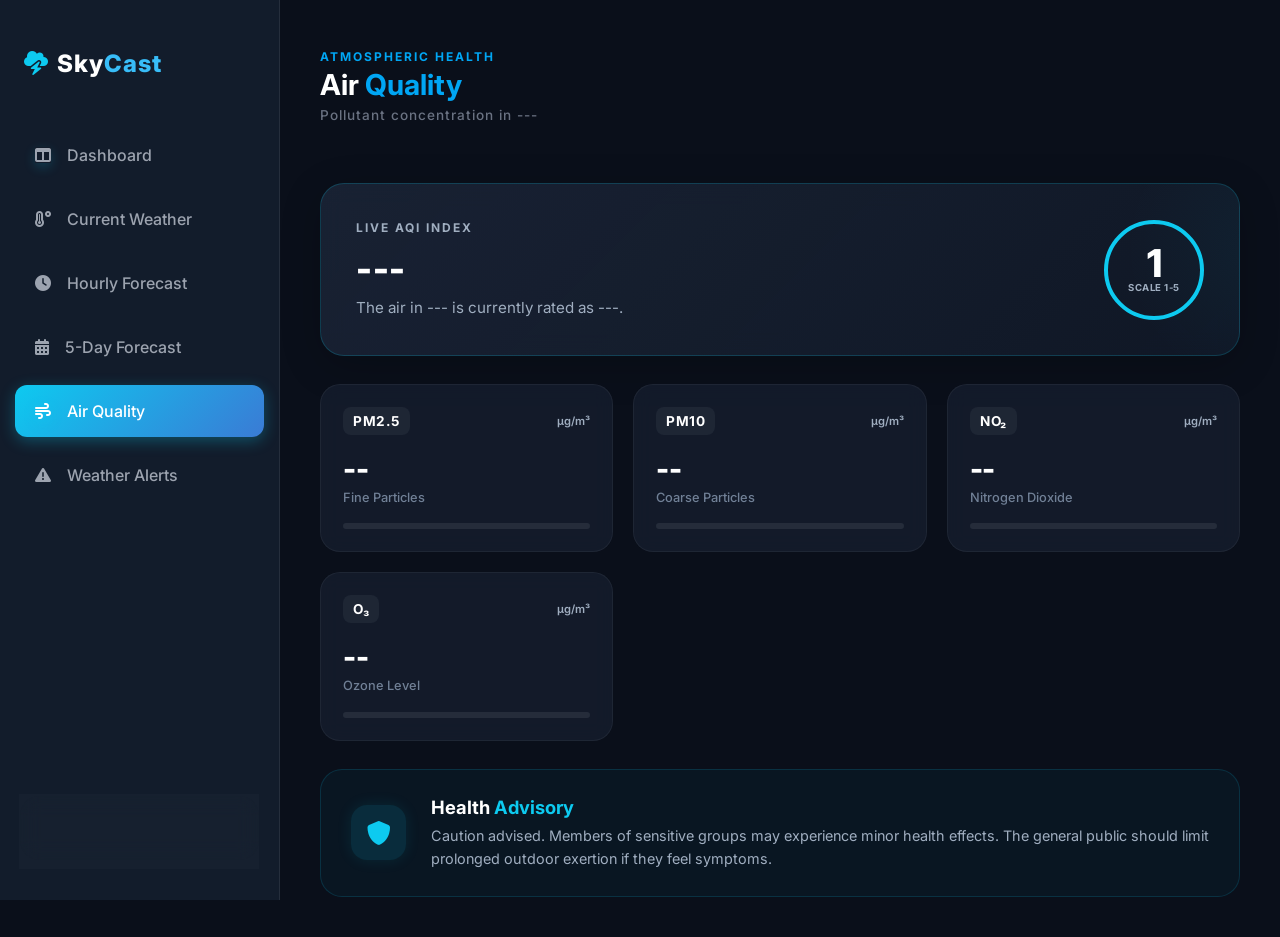
<file: pages/airQuality.html>
<!DOCTYPE html>
<html lang="en">

<head>
    <meta charset="UTF-8">
    <meta name="viewport" content="width=device-width, initial-scale=1.0">
    <title>SkyCast Pro - Air Quality</title>

    <link href="https://cdn.jsdelivr.net/npm/bootstrap@5.3.2/dist/css/bootstrap.min.css" rel="stylesheet">

    <link rel="stylesheet" href="https://cdnjs.cloudflare.com/ajax/libs/font-awesome/6.4.2/css/all.min.css">

    <link href="https://fonts.googleapis.com/css2?family=Inter:wght@300;400;500;600;700;800&display=swap"
        rel="stylesheet">

    <link rel="stylesheet" href="../style.css">
</head>

<body>


    <nav class="sidebar" id="sidebarMenu">
        <div class="px-4 mb-4 d-flex justify-content-between align-items-center sidebar-header">
            <h4 class="mb-0">
                <i class="fa-solid fa-cloud-bolt text-info me-2"></i>Sky<span>Cast</span>
            </h4>
            <i class="fa-solid fa-xmark fs-4 d-lg-none text-white" id="close-btn" style="cursor: pointer"></i>
        </div>

        <div class="nav flex-column">
            <a href="../index.html" class="nav-link ">
                <i class="fa-solid fa-table-columns me-3"
                    style=" box-shadow: 0 4px 12px rgba(13, 202, 240, 0.2);"></i>Dashboard
            </a>
            <a href="currentWeather.html" class="nav-link">
                <i class="fa-solid fa-temperature-high me-3"></i>Current Weather
            </a>
            <a href="hourlyForecast.html" class="nav-link">
                <i class="fa-solid fa-clock me-3"></i>Hourly Forecast
            </a>
            <a href="5dayForecast.html" class="nav-link">
                <i class="fa-solid fa-calendar-days me-3"></i>5-Day Forecast
            </a>
            <a href="airQuality.html" class="nav-link">
                <i class="fa-solid fa-wind me-3"></i>Air Quality
            </a>
            <a href="weatherAlerts.html" class="nav-link">
                <i class="fa-solid fa-triangle-exclamation me-3"></i>Weather Alerts
            </a>
        </div>

        <div class="author-main-box">

            <div class="author-name-shortform">
                DD
            </div>

            <div class="author-github-link">

                <a href="https://github.com/danish-devx">danish-devx</a>
                <p><i class="fa-solid fa-circle"></i> Active Pro</p>

            </div>
        </div>
    </nav>


    <div class="main-wrapper">
        <header class="d-flex justify-content-between align-items-center flex-wrap gap-3">
            <div class="main-heading">
                <h6 class="text-uppercase text-sky mb-1">Atmospheric Health</h6>
                <h3 id="section-title" class="mb-1">Air <span>Quality</span></h3>
                <h5 class="mb-0">Pollutant concentration in <span id="concentration-In-City">---</span></h5>
            </div>

            <div class="d-flex align-items-center gap-3 header-actions">

                <button class="btn text-white d-lg-none p-0 border-0" id="menu-btn">
                    <i class="fa-solid fa-bars fs-3"></i>
                </button>
            </div>
        </header>


        <div id="dashboard" class="content-section ">


            <div id="main-aqi-container">
                <div class="main-aqi-box">
                    <div class="aqi-headings">
                        <div>
                            Live Aqi index
                        </div>
                        <h2 id="main-aqi-info">---</h2>
                        <p>The air in <span id="aqi-info-city">---</span> is currently rated as <span
                                id="aqi-rated">---</span>.</p>

                    </div>

                    <div class="aqi-circle">

                        <h2 id="aqi-scale">1</h2>
                        <p>Scale 1-5</p>

                    </div>
                </div>
            </div>



            <div class="containers">

                <div class="mini-container">
                    <div class="air-info-box">
                        <div class="boxx-1">
                            PM2.5
                        </div>

                        <div class="boxx-2">
                           µg/m³
                        </div>

                    </div>

                    <div class="air-info-headings">
                        <h3 id="Fine-Particles">--</h3>
                        <p>Fine Particles</p>
                    </div>

                    <div class="air-info-range" id="Fine-Particles-Range">

                    </div>

                </div>

                <div class="mini-container">
                    <div class="air-info-box">
                        <div class="boxx-1">
                            PM10
                        </div>

                        <div class="boxx-2">
                           µg/m³
                        </div>

                    </div>

                    <div class="air-info-headings">
                        <h3 id="Coarse-Particles">--</h3>
                        <p>Coarse Particles</p>
                    </div>

                    <div class="air-info-range" id="Coarse-Particles-Range">

                    </div>
                </div>

                <div class="mini-container">
                    <div class="air-info-box">
                        <div class="boxx-1">
                            NO₂
                        </div>

                        <div class="boxx-2">
                           µg/m³
                        </div>

                    </div>

                    <div class="air-info-headings">
                        <h3 id="Nitrogen-Dioxide">--</h3>
                        <p>Nitrogen Dioxide</p>
                    </div>

                    <div class="air-info-range" id="Nitrogen-Dioxide-Range">

                    </div>
                </div>


                <div class="mini-container">
                    <div class="air-info-box">
                        <div class="boxx-1">
                            O₃
                        </div>

                        <div class="boxx-2">
                           µg/m³
                        </div>

                    </div>

                    <div class="air-info-headings">
                        <h3 id="Ozone-Level">--</h3>
                        <p>Ozone Level</p>
                    </div>

                    <div class="air-info-range" id="Ozone-Level-Range">

                    </div>
                </div>
            </div>





            <div class="main-health-advis-box">
                <div class="shield-icon-box">
                    <i class="fa-solid fa-shield"></i>
                </div>

                <div class="health-headings">
                    <h2>Health <span>Advisory</span></h2>
                    <p>Caution advised. Members of sensitive groups may experience minor health effects. The general
                        public should limit prolonged outdoor exertion if they feel symptoms.</p>
                </div>
            </div>






        </div>




    </div>











    <script src="https://cdn.jsdelivr.net/npm/bootstrap@5.3.2/dist/js/bootstrap.bundle.min.js"></script>

    <script>
        document.getElementById('menu-btn').addEventListener('click', function () {
            document.getElementById('sidebarMenu').classList.add('show');
        });

        document.getElementById('close-btn').addEventListener('click', function () {
            document.getElementById('sidebarMenu').classList.remove('show');
        });
    </script>

    <script src="../app.js"></script>
</body>

</html>
</file>
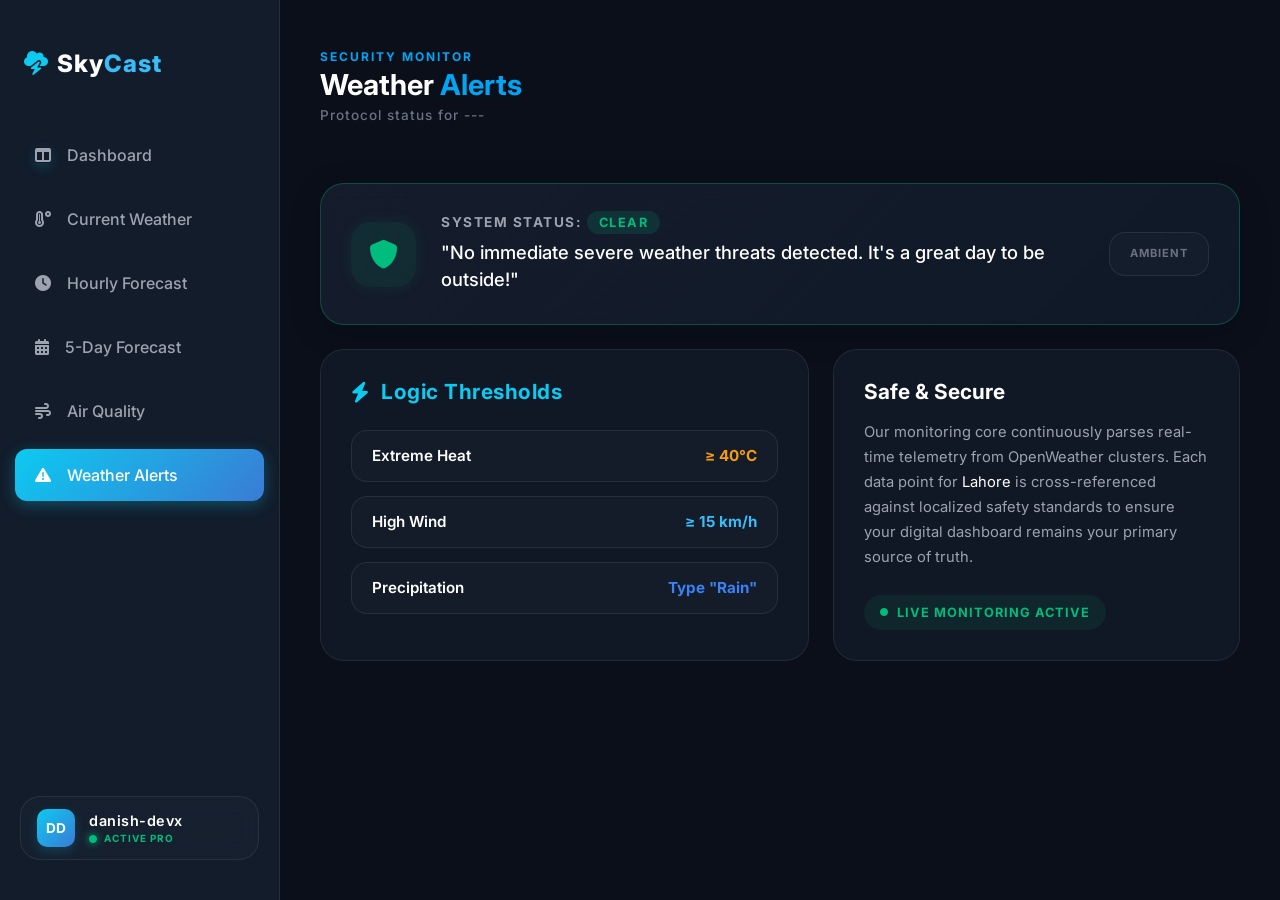
<file: pages/weatherAlerts.html>
<!DOCTYPE html>
<html lang="en">

<head>
    <meta charset="UTF-8">
    <meta name="viewport" content="width=device-width, initial-scale=1.0">
    <title>SkyCast Pro - Weather Alert</title>

    <link href="https://cdn.jsdelivr.net/npm/bootstrap@5.3.2/dist/css/bootstrap.min.css" rel="stylesheet">

    <link rel="stylesheet" href="https://cdnjs.cloudflare.com/ajax/libs/font-awesome/6.4.2/css/all.min.css">

    <link href="https://fonts.googleapis.com/css2?family=Inter:wght@300;400;500;600;700;800&display=swap"
        rel="stylesheet">

    <link rel="stylesheet" href="../style.css">
</head>

<body>


    <nav class="sidebar" id="sidebarMenu">
        <div class="px-4 mb-4 d-flex justify-content-between align-items-center sidebar-header">
            <h4 class="mb-0">
                <i class="fa-solid fa-cloud-bolt text-info me-2"></i>Sky<span>Cast</span>
            </h4>
            <i class="fa-solid fa-xmark fs-4 d-lg-none text-white" id="close-btn" style="cursor: pointer"></i>
        </div>

        <div class="nav flex-column">
            <a href="../index.html" class="nav-link ">
                <i class="fa-solid fa-table-columns me-3"
                    style=" box-shadow: 0 4px 12px rgba(13, 202, 240, 0.2);"></i>Dashboard
            </a>
            <a href="currentWeather.html" class="nav-link">
                <i class="fa-solid fa-temperature-high me-3"></i>Current Weather
            </a>
            <a href="hourlyForecast.html" class="nav-link">
                <i class="fa-solid fa-clock me-3"></i>Hourly Forecast
            </a>
            <a href="5dayForecast.html" class="nav-link">
                <i class="fa-solid fa-calendar-days me-3"></i>5-Day Forecast
            </a>
            <a href="airQuality.html" class="nav-link">
                <i class="fa-solid fa-wind me-3"></i>Air Quality
            </a>
            <a href="weatherAlerts.html" class="nav-link">
                <i class="fa-solid fa-triangle-exclamation me-3"></i>Weather Alerts
            </a>
        </div>

        <div class="author-main-box">

            <div class="author-name-shortform">
                DD
            </div>

            <div class="author-github-link">

                <a href="https://github.com/danish-devx">danish-devx</a>
                <p><i class="fa-solid fa-circle"></i> Active Pro</p>

            </div>
        </div>
    </nav>


    <div class="main-wrapper">
        <header class="d-flex justify-content-between align-items-center flex-wrap gap-3">
            <div class="main-heading">
                <h6 class="text-uppercase text-sky mb-1">Security Monitor</h6>
                <h3 id="section-title" class="mb-1">Weather <span>Alerts</span></h3>
                <h5 class="mb-0">Protocol status for <span id="status-For-City">---</span></h5>
            </div>

            <div class="d-flex align-items-center gap-3 header-actions">
                <button class="btn text-white d-lg-none p-0 border-0" id="menu-btn">
                    <i class="fa-solid fa-bars fs-3"></i>
                </button>
            </div>
        </header>


        <div class="content-section">


            <div id="main-Status-card">
                <div class="main-Status-box">
                    <div class="icon-wrap-box">
                        <i class="fa-solid fa-shield"></i>
                    </div>

                    <div class="main-heading-box">
                        <h4> System Status: <span id="System-Status-decs">Clear</span> </h4>
                        <h3>"No immediate severe weather threats detected. It's a great day to be outside!"</h3>
                    </div>

                    <div class="Ambient-box">
                        <small>Ambient</small>
                        <h3 id="System-Status-Temp"></h3>
                    </div>

                </div>
            </div>




            <div class="main-Logic-&-Secure-box">
                <div class="Logic-Thresholds-box">

                    <div class="heading">
                        <i class="fa-solid fa-bolt"></i>
                        <h3>Logic Thresholds</h3>
                    </div>

                    <div class="Extreme-Heat-box">
                        <div>
                            <h3>Extreme Heat</h3>
                        </div>

                        <div>
                            <h3>≥ 40°C</h3>
                        </div>
                    </div>


                    <div class="High-Wind-box">
                        <div>
                            <h3>High Wind</h3>
                        </div>

                        <div>
                            <h3>≥ 15 km/h</h3>
                        </div>
                    </div>


                    <div class="Precipitation-box">
                        <div>
                            <h3>Precipitation</h3>
                        </div>

                        <div>
                            <h3>Type "Rain"</h3>
                        </div>
                    </div>

                </div>

                <div class="Safe-&-Secure-box">

                    <h3>Safe & Secure</h3>
                    <p>Our monitoring core continuously parses real-time telemetry from OpenWeather clusters. Each data
                        point for <span id="Secure-For-City" style="color:#ffffff;">Lahore</span> is cross-referenced
                        against localized safety standards to ensure your digital
                        dashboard remains your primary source of truth.</p>

                    <div>
                        <i class="fa-solid fa-circle"></i> Live Monitoring Active
                    </div>

                </div>
            </div>





        </div>

    </div>











    <script src="https://cdn.jsdelivr.net/npm/bootstrap@5.3.2/dist/js/bootstrap.bundle.min.js"></script>

    <script>
        document.getElementById('menu-btn').addEventListener('click', function () {
            document.getElementById('sidebarMenu').classList.add('show');
        });

        document.getElementById('close-btn').addEventListener('click', function () {
            document.getElementById('sidebarMenu').classList.remove('show');
        });
    </script>

    <script src="../app.js"></script>
</body>

</html>
</file>
<file: style.css>
:root {
  --bg-deep: #0a0f1a;
  --sidebar: #121c2b;
  --card-bg: #161e2eb3;
  --card-bg2: #161e2e99;
  --text: #ffffff;
  --text-emerald:#00bc7d;
  --text-muted: #9ca3af;
  --text-gray: #6a7282;
  --accent: #0dcaf0;
  --accent-blue: #38bdf8;
  --text-sky: #00a6f4;
  --border: rgba(255, 255, 255, 0.08);
  --shadow: rgba(0, 0, 0, 0.4);
}

body {
  font-family: 'Inter', system-ui, -apple-system, sans-serif;
  background: var(--bg-deep);
  color: var(--text);
  transition: all 0.3s ease;
  overflow-x: hidden;
}

html, body {
  background-color: var(--bg-deep) !important;
}


.sidebar {
  width: 280px;
  height: 100vh;
  position: fixed;
  left: 0;
  top: 0;
  background: var(--sidebar); 
  border-right: 1px solid var(--border);
  padding: 20px 0;
  padding-top: 50px;
  transition: all 0.3s cubic-bezier(0.4, 0, 0.2, 1); 
  z-index: 1050;
  display: flex;
  flex-direction: column;
  
}

.sidebar .nav {
  flex-grow: 1;
  justify-content: flex-start;
  margin-top: 20px;
}


.sidebar h4 {
  font-size: 1.5rem;
  font-weight: 800;
  letter-spacing: 1px;
}

.sidebar h4 span {
  color: var(--accent-blue);
}


.sidebar .nav-link {
  color: var(--text-muted) !important;
  text-decoration: none !important;
  display: flex !important;
  align-items: center;
  padding: 14px 20px;
  margin: 6px 15px;
  border-radius: 12px;
  cursor: pointer;
  transition: 0.2s ease;
  font-weight: 500;
}

.sidebar .nav-link:hover {
  background: rgba(255, 255, 255, 0.05);
  color: var(--text) !important;
}

.sidebar .nav-link:hover i {
  color: var(--accent-blue);
}

.sidebar .nav-link.active {
  background: linear-gradient(135deg, #0dcaf0, #3a7bd5);
  color: #fff !important;
  box-shadow: 0 4px 15px rgba(13, 202, 240, 0.3);
}

.sidebar .nav-link.active i {
  color: #fff !important;
  box-shadow: 0 4px 12px rgba(13, 202, 240, 0.2); 
}

.author-main-box {
  border: 1px solid var(--border);
  border-radius: 20px; 
  margin-top: auto;
  padding: 12px 16px;
  display: flex;
  justify-content: flex-start; 
  align-items: center;
  gap: 14px;
  background-color: rgba(255, 255, 255, 0.02);
  backdrop-filter: blur(10px);
  margin: 20px;
  transition: all 0.2s ease-in-out;
}

.author-main-box:hover {
  background-color: rgba(255, 255, 255, 0.05);
  border-color: rgba(56, 189, 248, 0.3); 
  transform: translateY(-2px);
}

.author-name-shortform {
  background: linear-gradient(135deg, #0dcaf0, #3a7bd5); 
  color: var(--text);
  font-weight: 700;
  font-size: 0.85rem;
  width: 38px;
  height: 38px;
  border-radius: 10px;
  display: flex;
  align-items: center;
  justify-content: center;
  box-shadow: 0 4px 12px rgba(13, 202, 240, 0.2);
}

.author-github-link {
  display: flex;
  flex-direction: column;
  align-items: flex-start;
  justify-content: center;
}

.author-github-link a {
  text-decoration: none;
  color: var(--text);
  text-transform: lowercase; 
  font-weight: 600;
  font-size: 0.9rem;
  letter-spacing: 0.5px;
  transition: color 0.2s;
}

.author-github-link a:hover {
  color: var(--accent-blue);
}

.author-github-link p {
  text-transform: uppercase;
  font-size: 0.62rem;
  font-weight: 700;
  letter-spacing: 1px;
  color: var(--text-emerald);
  margin-bottom: 0; 
  display: flex;
  align-items: center;
  gap: 6px;
}


.author-github-link p i {
  font-size: 0.5rem;
  animation: liveBlink 1.8s infinite ease-in-out;
  color: var(--text-emerald);
  text-shadow: 0 0 8px var(--text-emerald); 
}

@keyframes liveBlink {
  0% {
    opacity: 0.3;
    transform: scale(0.9);
  }
  50% {
    opacity: 1;
    transform: scale(1.2); 
  }
  100% {
    opacity: 0.3;
    transform: scale(0.9);
  }
}


.main-wrapper {
  margin-left: 280px;
  min-height: 100vh;
  transition: all 0.3s ease;
}

header {
  padding: 50px 40px;
  background: var(--bg-deep);
}

.main-heading h6 {
  color: var(--text-sky);
  font-size: 0.75rem;
  letter-spacing: 2px;
  font-weight: 700;
}

.main-heading h3 {
  color: var(--text);
  font-size: 1.8rem;
  font-weight: 700;
}

.main-heading h3 span {
  color: var(--text-sky);
}

.main-heading h5 {
  color: var(--text-gray);
  font-size: 0.85rem;
  letter-spacing: 1px;
  font-weight: 500;
}


.search-box {
  display: flex;
  background: var(--card-bg);
  border: 1px solid var(--border);
  border-radius: 30px;
  padding: 4px 4px 4px 20px;
  align-items: center;
  max-width: 400px;
  width: 100%;
}

.search-box input {
  flex: 1;
  background: transparent;
  border: none;
  outline: none;
  color: var(--text);
  padding: 8px 10px;
  font-size: 0.95rem;
}

.search-box button {
  background: linear-gradient(135deg, #0dcaf0, #3a7bd5);
  box-shadow: 0 4px 15px rgba(13, 202, 240, 0.3);
  border: none;
  color: white;
  padding: 8px 22px;
  border-radius: 25px;
  font-weight: 600;
  font-size: 0.9rem;
  cursor: pointer;
}


.content-section {
  padding: 10px 40px 40px 40px;
  animation: fadeIn 0.4s ease;
 
}

@keyframes fadeIn {
  from { opacity: 0; transform: translateY(10px); }
  to { opacity: 1; transform: translateY(0); }
}

.glass-card {
  background: var(--card-bg2);
  border: 1px solid var(--border);
  border-radius: 24px;
  padding: 23px;
  height: 100%;
  box-shadow: 0 8px 32px 0 rgba(0, 0, 0, 0.2);
  backdrop-filter: blur(8px);
}

.main-weather-card {
  min-height: 360px;
  padding: 40px;
}

.main-weather-card h2{
  font-size: 4.1rem;
}

.main-weather-card h1{
  font-size: 6rem;
}

.main-weather-card p{
  font-weight: 900;
}

.weather-img {
  width: 200px;
  height: 200px;
}

.glass-card h5 {
  color: var(--text-muted);
  border-left: 4px solid var(--accent-blue);
  text-transform: uppercase;
  font-weight: 700;
  font-size: 0.9rem;
  letter-spacing: 1.5px;
}

.sun-box {
  background: rgba(255, 255, 255, 0.03);
  border: 1px solid rgba(255, 255, 255, 0.05);
}
.font-xs {
  font-size: 0.68rem;
  letter-spacing: 0.5px;
}

.metrics-grid {
  display: grid;
  grid-template-columns: repeat(2, 1fr);
  gap: 16px;
}

.metric-item {
  display: flex;
  align-items: center;
  gap: 12px;
  background: rgba(255, 255, 255, 0.02);
  border: 1px solid rgba(255, 255, 255, 0.04);
  padding: 13px;
  border-radius: 16px;
  transition: transform 0.2s;
  min-width: 0; 
  word-wrap: break-word; 
}

.metric-item:hover {
  transform: translateY(-2px);
  background: rgba(255, 255, 255, 0.04);
}

.metric-item.full-width {
  grid-column: span 2;
}

.metric-item small {
  display: block;
  color: var(--text-gray);
  font-size: 0.75rem;
  margin-bottom: 2px;
}

.metric-item h5 {
  border: none !important;
  padding: 0 !important;
  margin: 0 !important;
  color: var(--text) !important;
  font-size: 1.05rem !important;
  letter-spacing: 0 !important;
  text-transform: none !important;
}

.icon-wrap {
  width: 42px;
  height: 42px;
  border-radius: 12px;
  display: flex;
  align-items: center;
  justify-content: center;
  font-size: 1.15rem;
  flex-shrink: 0;
}

.bg-warning-subtle { background: rgba(255, 193, 7, 0.1) !important; }
.bg-info-subtle { background: rgba(13, 202, 240, 0.1) !important; }
.bg-primary-subtle { background: rgba(13, 110, 253, 0.1) !important; }
.bg-success-subtle { background: rgba(25, 135, 84, 0.1) !important; }
.bg-light-subtle { background: rgba(255, 255, 255, 0.06) !important; }

.animate-pulse {
  animation: pulse 2.5s infinite;
}

@keyframes pulse {
  0% { transform: scale(1); opacity: 0.9; }
  50% { transform: scale(1.1); opacity: 1; }
  100% { transform: scale(1); opacity: 0.9; }
}


@media (max-width: 991.98px) {
  .sidebar { 
    left: -280px;
    height: 100vh;
    padding-top: 20px;
  }
  .sidebar.show { left: 0; }
  .author-main-box {
    margin-bottom: 30px; 
  }
  .main-wrapper { margin-left: 0; }
  header { padding: 20px; }
  .content-section { padding: 20px; }
  .header-actions { width: 100%; justify-content: space-between; }
  .search-box { max-width: calc(100% - 50px); }
}


@media (max-width: 576px) {
  .main-heading h3 { font-size: 1.5rem; }
  #main-temp { font-size: 4rem; }
  .weather-img { width: 85px; height: 85px; }
  .metrics-grid { grid-template-columns: 1fr; }
  .metric-item.full-width { grid-column: span 1; }
  .search-box button{ padding: 8px 15px;}
  .search-box input {  padding: 8px 0px;}
  .main-weather-card h2{
  font-size: 2.8rem;
  }

}


::-webkit-scrollbar {
  width: 10px;
  background-color: var(--bg-deep);
}

::-webkit-scrollbar-thumb {
  background: var(--sidebar); 
  border-radius: 10px;
  border: 2px solid var(--bg-deep); 
  transition: all 0.3s ease;
}

::-webkit-scrollbar-thumb:hover {
  background: var(--accent-blue); 
}

::-webkit-scrollbar-corner {
  background: var(--bg-deep);
}




/* Current Weather section 2 styling */

.location-box {
  background: rgba(255, 255, 255, 0.03);
  border: 1px solid var(--border);
  padding: 10px 20px;
  border-radius: 30px;
  display: flex;
  align-items: center;
  gap: 10px;
  color: var(--text-muted);
  transition: all 0.3s ease;
  cursor: pointer;
}


.location-box:hover {
  border-color: var(--text-sky);
  color: var(--text-sky);
  background: rgba(13, 166, 244, 0.05);
}

.location-box:hover i {
  animation: bounce 1s infinite;
}

@keyframes bounce {
  0%, 100% { transform: translateY(0); }
  50% { transform: translateY(-4px); }
}

.main-container {
  display: grid;
  grid-template-columns: repeat(auto-fit, minmax(300px, 1fr));
  gap: 20px;
  margin-bottom: 20px;
}

.main-card {
  background: var(--card-bg2);
  border: 1px solid var(--border);
  border-radius: 24px;
  padding: 24px;
  display: flex;
  justify-content: space-between;
  align-items: center;
  backdrop-filter: blur(8px);
  transition: all 0.3s ease;
}

.main-card:hover {
  background: rgba(255, 255, 255, 0.05);
  transform: translateY(-5px);
  border-color: var(--accent-blue);
}

.icon-or-data-box {
  display: flex;
  align-items: center;
  gap: 15px;
}

.icon-wraps {
  width: 50px;
  height: 50px;
  border-radius: 16px;
  display: flex;
  align-items: center;
  justify-content: center;
  font-size: 1.2rem;
}

.icon-or-data-box small { color: var(--text-muted); font-size: 0.75rem; text-transform: uppercase; letter-spacing: 1px; }
.icon-or-data-box p { color: var(--text-gray); font-size: 0.8rem; margin: 0; }
.main-card h4 { margin: 0; font-weight: 700; color: var(--text); }


.sky-condition-box {
  background: linear-gradient(135deg, #0dcaf0, #3a7bd5);
  box-shadow: 0 4px 15px rgba(13, 202, 240, 0.3);
  border-radius: 24px;
  padding: 40px; 
  margin: 20px 40px; 
  display: flex;
  justify-content: space-between;
  align-items: center;
  color: white;
}


.images-box {
  flex-shrink: 0;
  padding-right: 20px; 
}

.images-box img {
  width: 160px;
  height: 160px;
  object-fit: contain;
}


.mini-heading h6 {
  background: rgba(255, 255, 255, 0.2);
  padding: 6px 12px;
  border-radius: 8px;
  font-size: 0.7rem;
  letter-spacing: 1.5px;
  text-transform: uppercase;
  display: inline-block;
}

.sky-condition-box h2 { 
  font-weight: 800; 
  margin: 15px 0; 
  font-size: 3.2rem;
}

.sky-condition-box h3 { 
  font-size: 1.3rem; 
  font-weight: 600;
  font-style: oblique;
  opacity: 0.9; 
}

.wrap-box {
  display: flex;
  gap: 30px;
  margin-top: 25px;
}

.Minimum-box, .Maximum-box {
  background: rgba(0, 0, 0, 0.1);
  padding: 10px 20px;
  border-radius: 12px;
  font-weight: 600;
 
}

.images-box img {
  width: 150px;
  filter: drop-shadow(0 0 10px rgba(0,0,0,0.2));
}


@media (max-width: 991px) {
  .sky-condition-box {
    margin: 20px; 
    padding: 20px;
  }
}


@media (max-width: 768px) {
  .sky-condition-box { flex-direction: column; text-align: center; }
  .wrap-box { justify-content: center; }
  .sky-condition-box h2 { font-size: 2.6rem;}

}





/* Hourly Forecast section 3 styling */

.main-Hourly-container {
  display: flex;
  justify-content: flex-start; 
  align-items: stretch;
  gap: 18px;
  overflow-x: auto;
  padding: 15px 5px 25px 5px; 
  background-color: transparent !important;
  padding-left: 2px !important;
  padding-right: 2px !important;
  scrollbar-width: thin;
  scrollbar-color: var(--accent-blue) transparent;
}


.mini-Hourly-card {
  display: flex;
  justify-content: space-between;
  align-items: center;
  flex-direction: column;
  background: #161e2e !important;
  border: 1px solid var(--border);
  border-radius: 20px;
  padding: 24px 20px;
  text-align: center;
  min-width: 125px; 
  flex-shrink: 0;
  backdrop-filter: blur(10px);
  transition: all 0.3s cubic-bezier(0.4, 0, 0.2, 1);
  cursor: pointer;
}

.mini-Hourly-card:hover {
  background: rgba(255, 255, 255, 0.04);
  border-color: var(--accent-blue);
  transform: translateY(-6px);
  box-shadow: 0 12px 24px rgba(0, 0, 0, 0.25);
}

.Hourly-Time small {
  color: var(--text-sky);
  font-weight: 700;
  font-size: 0.85rem;
  letter-spacing: 0.5px;
  text-transform: uppercase;
}

.Hourly-image img {
  width: 70px;
  height: 70px;
  object-fit: contain;
  filter: drop-shadow(0 4px 8px rgba(0,0,0,0.15));
  transition: transform 0.3s ease;
}

.mini-Hourly-card:hover .Hourly-image img {
  transform: scale(1.1) rotate(3deg); 
}

.Hourly-Details h3 {
  font-size: 1.4rem;
  font-weight: 700;
  margin-bottom: 2px;
  color: var(--text);
}

.Hourly-Details small {
  color: var(--text-gray);
  font-size: 0.72rem;
  font-weight: 500;
  display: block;
}

.mini-Hourly-card hr {
  width: 100%;
  border-color: var(--border);
  opacity: 1;
  margin: 15px 0;
}

.mini-Hourly-card div:last-child {
  font-size: 0.82rem;
  font-weight: 600;
  color: var(--text-muted);
  display: flex;
  align-items: center;
  gap: 6px;
}


.main-Hourly-container::-webkit-scrollbar {
  height: 6px; 
}
.main-Hourly-container::-webkit-scrollbar-thumb {
  background: rgba(255, 255, 255, 0.05);
  border-radius: 10px;
  border: none;
}
.main-Hourly-container::-webkit-scrollbar-thumb:hover {
  background: var(--accent-blue);
}

.timeline-heading {
  font-size: 1.5rem;
  letter-spacing: 0.5px;
}
.timeline-heading span {
  color: var(--text-sky);
}

.main-Detailed-container {
  display: flex;
  flex-direction: column;
  background: var(--card-bg2);
  border: 1px solid var(--border);
  border-radius: 24px;
  backdrop-filter: blur(10px);
  box-shadow: 0 10px 30px rgba(0,0,0,0.15);
  overflow: hidden;
}

.main-Detailed-box {
  display: flex;
  justify-content: space-between;
  align-items: center;
  gap: 20px;
  border-bottom: 1px solid var(--border);
  padding: 20px 30px;
  width: 100%;
  transition: background-color 0.2s ease;

}

.main-Detailed-box:last-child {
  border-bottom: none; 
}

.main-Detailed-box:hover {
  background-color: rgba(255, 255, 255, 0.02);
}

.time-stamp h3 {
  font-size: 0.95rem;
  font-weight: 600;
  color: var(--text-muted);
  margin-bottom: 0;
}

.temp-condition {
  display: flex;
  align-items: center;
  gap: 15px;
}

.temp-condition h2 {
  font-size: 1.6rem;
  font-weight: 700;
  color: var(--text);
  margin-bottom: 0;
}
.temp-condition h2 span {
  font-size: 1rem;
  color: var(--text-sky);
  margin-left: 2px;
}

.detail-metric {
  display: flex;
  flex-direction: column;
  gap: 2px;
}
.detail-metric span {
  font-size: 0.72rem;
  font-weight: 600;
  color: var(--text-gray);
  text-transform: uppercase;
  letter-spacing: 0.5px;
  display: flex;
  align-items: center;
  gap: 6px;
}
.detail-metric p {
  font-size: 0.95rem;
  font-weight: 600;
  color: var(--text);
  margin-bottom: 0;
}

.status-badge h4 {
  font-size: 0.8rem;
  font-weight: 700;
  background: rgba(56, 189, 248, 0.1); 
  color: var(--accent-blue);
  padding: 6px 14px;
  border-radius: 30px;
  margin-bottom: 0;
  letter-spacing: 0.5px;
}


@media (max-width: 991.98px) {
  .main-Detailed-box {
    padding: 18px 20px;
  }
}

@media (max-width: 768px) {
 
  .main-Detailed-box {
    display: grid;
    grid-template-columns: repeat(2, 1fr);
    gap: 16px;
    padding: 20px;
  }
  
  .time-stamp {
    grid-column: span 2;
    border-bottom: 1px solid rgba(255,255,255,0.03);
    padding-bottom: 6px;
  }
  
  .status-badge {
    grid-column: span 2;
    text-align: center;
    margin-top: 5px;
  }
  .status-badge h4 {
    display: inline-block;
    width: 100%;
  }

  .row, .main-container {
    margin-left: 0 !important;
    margin-right: 0 !important;
    background-color: transparent !important;
  }

 
  .main-Detailed-container {
    background: #111824 !important; 
    border: 1px solid var(--border) !important;
    box-shadow: 0 10px 30px var(--shadow) !important;
  }

 
  .main-Detailed-box {
    background: #161e2e !important; 
    border-bottom: 1px solid var(--border) !important;
  }

  .main-Detailed-box:last-child {
    border-bottom: none !important;
  }

 
  .main-Detailed-box .bg-light-subtle {
    background: rgba(255, 255, 255, 0.04) !important;
  }

  .time-stamp {
    border-bottom: 1px solid var(--border) !important;
  }
}

@media (max-width: 480px) {
  .main-Hourly-container {
    gap: 12px;
  }
  .mini-Hourly-card {
    min-width: 115px;
    padding: 20px 14px;
  }
  .Hourly-image img {
    width: 60px;
    height: 60px;
  }
  .main-weather-card h2{
  font-size: 2.6rem;
  }
}




/* 5dayforcast section 4 styling */

.main-container-forcast {
  display: flex;
  flex-direction: column;
  gap: 16px;
  width: 100%;
  padding-bottom: 20px;
}


.main-day-forecast-box {
  display: grid;
  grid-template-columns: 2fr 1fr 1.2fr 1.5fr 1.5fr 0.5fr;
  align-items: center;
  gap: 20px;
  background: var(--card-bg2);
  border: 1px solid var(--border);
  border-radius: 24px;
  padding: 18px 30px;
  width: 100%;
  backdrop-filter: blur(10px);
  box-shadow: 0 8px 32px 0 rgba(0, 0, 0, 0.15);
  transition: all 0.3s cubic-bezier(0.4, 0, 0.2, 1);
  cursor: pointer;
}

.main-day-forecast-box:hover {
  background: rgba(255, 255, 255, 0.04);
  border-color: var(--accent-blue);
  transform: translateX(6px); 
  box-shadow: 0 12px 24px rgba(0, 0, 0, 0.25);
}


.date-or-Scheduled h3 {
  font-size: 1.05rem;
  font-weight: 700;
  color: var(--text);
  margin-bottom: 4px;
}

.date-or-Scheduled h6 {
  font-size: 0.7rem;
  font-weight: 600;
  color: var(--text-emerald);
  text-transform: uppercase;
  letter-spacing: 0.5px;
  margin-bottom: 0;
}


.Forecast-image {
  display: flex;
  align-items: center;
  justify-content: center;
}

.Forecast-image img {
  width: 55px;
  height: 55px;
  object-fit: contain;
  filter: drop-shadow(0 4px 10px rgba(0, 0, 0, 0.2));
  transition: transform 0.3s ease;
}

.main-day-forecast-box:hover .Forecast-image img {
  transform: scale(1.15) rotate(5deg);
}


.Forecast-temp small,
.Forecast-condition small {
  display: block;
  font-size: 0.72rem;
  font-weight: 600;
  color: var(--text-gray);
  text-transform: uppercase;
  letter-spacing: 0.5px;
  margin-bottom: 2px;
}

.Forecast-temp h3 {
  font-size: 1.4rem;
  font-weight: 700;
  color: var(--text);
  margin-bottom: 0;
}

.Forecast-condition h3 {
  font-size: 1rem;
  font-weight: 600;
  color: var(--text-sky);
  text-transform: capitalize;
  margin-bottom: 0;
}


.Forecast-extra-info {
  display: flex;
  gap: 20px;
  align-items: center;
}

.Forecast-extra-info .box1,
.Forecast-extra-info .box2 {
  display: flex;
  align-items: center;
  gap: 8px;
  font-size: 0.9rem;
  font-weight: 600;
  color: var(--text-muted);
}


.greater-than-btn {
  display: flex;
  justify-content: flex-end;
  color: var(--text-gray);
  font-size: 0.8rem;
  transition: transform 0.3s, color 0.3s;
}

.main-day-forecast-box:hover .greater-than-btn {
  color: var(--accent-blue);
  transform: translateX(4px);
}


@media (max-width: 1200px) {
  .main-day-forecast-box {
    grid-template-columns: 1.8fr 1fr 1fr 1.3fr 1.5fr 0.3fr;
    padding: 16px 20px;
    gap: 15px;
  }
}

@media (max-width: 991.98px) {
  
  .main-day-forecast-box {
    grid-template-columns: repeat(3, 1fr);
    gap: 20px;
    padding: 24px;
  }

  .date-or-Scheduled {
    grid-column: span 2;
  }

  .Forecast-image {
    grid-column: span 1;
    justify-content: flex-end;
  }

  .Forecast-temp,
  .Forecast-condition,
  .Forecast-extra-info {
    grid-column: span 1;
  }

  .greater-than-btn {
    display: none; 
  }
}

@media (max-width: 576px) {
 
  .main-day-forecast-box {
    grid-template-columns: 1fr;
    gap: 16px;
    text-align: center;
    padding: 20px;
    border-radius: 20px;
    background: #161e2e !important; 
  }

  .date-or-Scheduled,
  .Forecast-image,
  .Forecast-temp,
  .Forecast-condition,
  .Forecast-extra-info {
    grid-column: span 1;
    justify-content: center;
  }

  .date-or-Scheduled {
    border-bottom: 1px solid var(--border);
    padding-bottom: 12px;
  }

  .Forecast-extra-info {
    justify-content: center;
    background: rgba(255, 255, 255, 0.02);
    padding: 10px;
    border-radius: 14px;
    margin-top: 5px;
  }

  .main-day-forecast-box:hover {
    transform: translateY(-4px); 
  }
}


/* Airquality section 5 styling */

.main-aqi-box {
  display: grid;
  grid-template-columns: 1fr auto;
  align-items: center;
  gap: 30px;
  background: linear-gradient(135deg, rgba(26, 36, 54, 0.9), rgba(18, 26, 41, 0.8));
  border: 1px solid rgba(13, 202, 240, 0.2); 
  border-radius: 24px;
  padding: 35px;
  margin-bottom: 28px;
  backdrop-filter: blur(12px);
  box-shadow: 0 10px 40px rgba(0, 0, 0, 0.2);
  position: relative;
  overflow: hidden;
}

.main-aqi-box::before {
  content: '';
  position: absolute;
  top: -50%;
  right: -20%;
  width: 300px;
  height: 300px;
  background: radial-gradient(circle, rgba(13, 202, 240, 0.05) 0%, transparent 70%);
  pointer-events: none;
}

.aqi-headings div {
  font-size: 0.75rem;
  font-weight: 700;
  text-transform: uppercase;
  letter-spacing: 2px;
  color: #a0aec0;
  margin-bottom: 10px;
}

.aqi-headings h2 {
  font-size: 2.2rem;
  font-weight: 800;
  text-transform: uppercase;
  letter-spacing: 0.5px;
  margin-bottom: 8px;
}

.aqi-headings p {
  font-size: 0.95rem;
  color: #a0aec0;
  margin-bottom: 0;
  max-width: 500px;
}

.aqi-circle {
  width: 100px;
  height: 100px;
  border-radius: 50%;
  border: 4px solid #0dcaf0;
  display: flex;
  flex-direction: column;
  align-items: center;
  justify-content: center;
  text-align: center;
  transition: transform 0.3s ease;
}

.main-aqi-box:hover .aqi-circle {
  transform: scale(1.05) rotate(5deg);
}

.aqi-circle h2 {
  font-size: 2.4rem;
  font-weight: 800;
  margin-bottom: -2px;
  line-height: 1;
}

.aqi-circle p {
  font-size: 0.6rem;
  font-weight: 700;
  text-transform: uppercase;
  letter-spacing: 0.5px;
  color: #a0aec0;
  margin-bottom: 0;
}


.content-section .containers {
  display: grid;
  grid-template-columns: repeat(auto-fit, minmax(220px, 1fr));
  gap: 20px;
  margin-bottom: 28px;
  padding: 0; 
  max-width: 100%;
}

.mini-container {
  background: rgba(23, 32, 49, 0.7);
  border: 1px solid rgba(255, 255, 255, 0.05);
  border-radius: 20px;
  padding: 22px;
  backdrop-filter: blur(10px);
  transition: all 0.3s ease;
  display: flex;
  flex-direction: column;
  justify-content: space-between;
  gap: 16px;
}

.mini-container:hover {
  background: rgba(255, 255, 255, 0.03);
  border-color: #0dcaf0;
  transform: translateY(-5px);
  box-shadow: 0 12px 24px rgba(0, 0, 0, 0.2);
}

.air-info-box {
  display: flex;
  justify-content: space-between;
  align-items: center;
}

.boxx-1 {
  font-size: 0.85rem;
  font-weight: 700;
  color: #ffffff;
  background: rgba(255, 255, 255, 0.05);
  padding: 4px 10px;
  border-radius: 8px;
  letter-spacing: 0.5px;
}

.boxx-2 {
  font-size: 0.7rem;
  font-weight: 600;
  color: #a0aec0;
}

.air-info-headings h3 {
  font-size: 1.8rem;
  font-weight: 800;
  color: #ffffff;
  margin-bottom: 2px;
  letter-spacing: -0.5px;
}

.air-info-headings p {
  font-size: 0.8rem;
  font-weight: 500;
  color: #718096;
  margin-bottom: 0;
}


.air-info-range {
  height: 6px;
  width: 100%;
  background: rgba(255, 255, 255, 0.08);
  border-radius: 10px;
  position: relative;
  overflow: hidden;
}

.air-info-range::after {
  content: '';
  position: absolute;
  left: 0;
  top: 0;
  height: 100%;
  width: var(--bar-width, 0%); 
  background: linear-gradient(90deg, #0dcaf0, #0099ff);
  border-radius: 10px;
  transition: width 0.8s ease-out;
}


.main-health-advis-box {
  display: grid;
  grid-template-columns: auto 1fr;
  align-items: center;
  gap: 25px;
  background: rgba(13, 202, 240, 0.04);
  border: 1px solid rgba(13, 202, 240, 0.15);
  border-radius: 22px;
  padding: 26px 30px;
}

.shield-icon-box {
  width: 55px;
  height: 55px;
  border-radius: 16px;
  background: rgba(13, 202, 240, 0.12);
  color: #0dcaf0;
  display: flex;
  align-items: center;
  justify-content: center;
  font-size: 1.5rem;
  box-shadow: 0 0 15px rgba(13, 202, 240, 0.1);
}

.health-headings h2 {
  font-size: 1.15rem;
  font-weight: 700;
  color: #ffffff;
  margin-bottom: 6px;
}

.health-headings h2 span {
  color: #0dcaf0; 
}

.health-headings p {
  font-size: 0.9rem;
  color: #a0aec0;
  line-height: 1.6;
  margin-bottom: 0;
}


@media (max-width: 991.98px) {
  .main-aqi-box {
    padding: 26px;
  }
  
  .aqi-headings h2 {
    font-size: 1.8rem;
  }
}

@media (max-width: 768px) {
  
  .main-aqi-box {
    grid-template-columns: 1fr;
    text-align: center;
    justify-items: center;
    gap: 20px;
  }
  
  .aqi-headings p {
    max-width: 100%;
  }

 
  .main-health-advis-box {
    grid-template-columns: 1fr;
    text-align: center;
    justify-items: center;
    padding: 22px;
    gap: 15px;
  }
}

@media (max-width: 480px) {
  .content-section .containers {
    grid-template-columns: 1fr; 
  }
  
  .aqi-headings h2 {
    font-size: 1.5rem;
  }
}




/* Weatheralert section 6 styling */

.main-Status-box {
  display: grid;
  grid-template-columns: auto 1fr auto;
  align-items: center;
  gap: 25px;
  background: linear-gradient(135deg, rgba(22, 30, 46, 0.9), rgba(18, 28, 43, 0.8));
  border: 1px solid rgba(0, 188, 125, 0.3); 
  border-radius: 24px;
  padding: 30px;
  margin-bottom: 24px;
  backdrop-filter: blur(10px);
  box-shadow: 0 8px 32px 0 rgba(0, 0, 0, 0.2);
  transition: all 0.3s ease;
}

.main-Status-box:hover {
  box-shadow: 0 12px 40px rgba(0, 188, 125, 0.1);
  transform: translateY(-2px);
}


.icon-wrap-box {
  width: 65px;
  height: 65px;
  border-radius: 20px;
  background: rgba(0, 188, 125, 0.1);
  color: var(--text-emerald);
  display: flex;
  align-items: center;
  justify-content: center;
  font-size: 1.8rem;
  box-shadow: 0 0 15px rgba(0, 188, 125, 0.1);
  
}

.main-heading-box h4 {
  font-size: 0.85rem;
  font-weight: 700;
  text-transform: uppercase;
  letter-spacing: 1.5px;
  color: var(--text-muted);
  margin-bottom: 8px;
}

.main-heading-box h4 span {
  color: var(--text-emerald);
  background: rgba(0, 188, 125, 0.15);
  padding: 4px 12px;
  border-radius: 30px;
  font-size: 0.8rem;
}

.main-heading-box h3 {
  font-size: 1.15rem;
  font-weight: 500;
  color: var(--text);
  margin-bottom: 0;
  line-height: 1.5;
}

.Ambient-box {
  text-align: right;
  background: rgba(255, 255, 255, 0.02);
  padding: 12px 20px;
  border-radius: 16px;
  border: 1px solid var(--border);
}

.Ambient-box small {
  display: block;
  font-size: 0.7rem;
  font-weight: 700;
  color: var(--text-gray);
  text-transform: uppercase;
  letter-spacing: 1px;
  margin-bottom: 2px;
}

.Ambient-box h3 {
  font-size: 1.6rem;
  font-weight: 800;
  color: var(--accent);
  margin-bottom: 0;
}



.main-Logic-\&-Secure-box {
  display: grid;
  grid-template-columns: 1.2fr 1fr;
  gap: 24px;
  align-items: stretch;
}


.Logic-Thresholds-box {
  background: var(--card-bg2);
  border: 1px solid var(--border);
  border-radius: 24px;
  padding: 30px;
  backdrop-filter: blur(10px);
}

.Logic-Thresholds-box .heading {
  display: flex;
  align-items: center;
  gap: 12px;
  margin-bottom: 25px;
  color: var(--accent);
}

.Logic-Thresholds-box .heading i {
  font-size: 1.3rem;
}

.Logic-Thresholds-box .heading h3 {
  font-size: 1.3rem;
  font-weight: 700;
  margin-bottom: 0;
  letter-spacing: 0.5px;
}


.Extreme-Heat-box, 
.High-Wind-box, 
.Precipitation-box {
  display: flex;
  justify-content: space-between;
  align-items: center;
  padding: 16px 20px;
  border-radius: 16px;
  background: rgba(255, 255, 255, 0.02);
  border: 1px solid var(--border);
  margin-bottom: 14px;
  transition: all 0.2s ease;
}

.Extreme-Heat-box:last-child, 
.High-Wind-box:last-child, 
.Precipitation-box:last-child {
  margin-bottom: 0;
}

.Extreme-Heat-box:hover, 
.High-Wind-box:hover, 
.Precipitation-box:hover {
  background: rgba(255, 255, 255, 0.04);
  border-color: rgba(255, 255, 255, 0.15);
}

.Extreme-Heat-box h3, 
.High-Wind-box h3, 
.Precipitation-box h3 {
  font-size: 0.95rem;
  font-weight: 600;
  margin-bottom: 0;
}


.Extreme-Heat-box div:last-child h3 { color: #f59e0b; font-weight: 700; }
.High-Wind-box div:last-child h3 { color: var(--accent-blue); font-weight: 700; }
.Precipitation-box div:last-child h3 { color: #3b82f6; font-weight: 700; }



.Safe-\&-Secure-box {
  background: var(--card-bg2);
  border: 1px solid var(--border);
  border-radius: 24px;
  padding: 30px;
  backdrop-filter: blur(10px);
  display: flex;
  flex-direction: column;
  justify-content: space-between;
}

.Safe-\&-Secure-box h3 {
  font-size: 1.3rem;
  font-weight: 700;
  color: var(--text);
  margin-bottom: 15px;
}

.Safe-\&-Secure-box p {
  font-size: 0.92rem;
  color: var(--text-muted);
  line-height: 1.7;
  margin-bottom: 25px;
}


.Safe-\&-Secure-box div:last-child {
  align-self: flex-start;
  font-size: 0.8rem;
  font-weight: 700;
  text-transform: uppercase;
  letter-spacing: 1px;
  color: var(--text-emerald);
  background: rgba(0, 204, 125, 0.08);
  padding: 8px 16px;
  border-radius: 30px;
  display: flex;
  align-items: center;
  gap: 8px;
}

.Safe-\&-Secure-box div:last-child i {
  font-size: 0.5rem;
  animation: liveBlink 1.8s infinite ease-in-out;
}




@media (max-width: 991.98px) {

  .main-Status-box {
    gap: 20px;
    padding: 24px;
  }
  
  .icon-wrap-box {
    width: 55px;
    height: 55px;
    font-size: 1.5rem;
  }
  
  .main-heading-box h3 {
    font-size: 1.05rem;
  }
}

@media (max-width: 768px) {
  
  .main-Status-box {
    grid-template-columns: 1fr;
    text-align: center;
    justify-items: center;
  }
  
  .Ambient-box {
    text-align: center;
    width: 100%;
  }

  .main-Logic-\&-Secure-box {
    grid-template-columns: 1fr;
    gap: 20px;
  }
  
  .Logic-Thresholds-box,
  .Safe-\&-Secure-box {
    padding: 24px;
  }
}

@media (max-width: 480px) {
  .main-heading-box h3 {
    font-size: 0.95rem;
  }
  
  .Extreme-Heat-box h3, 
  .High-Wind-box h3, 
  .Precipitation-box h3 {
    font-size: 0.85rem;
  }
}
</file>
